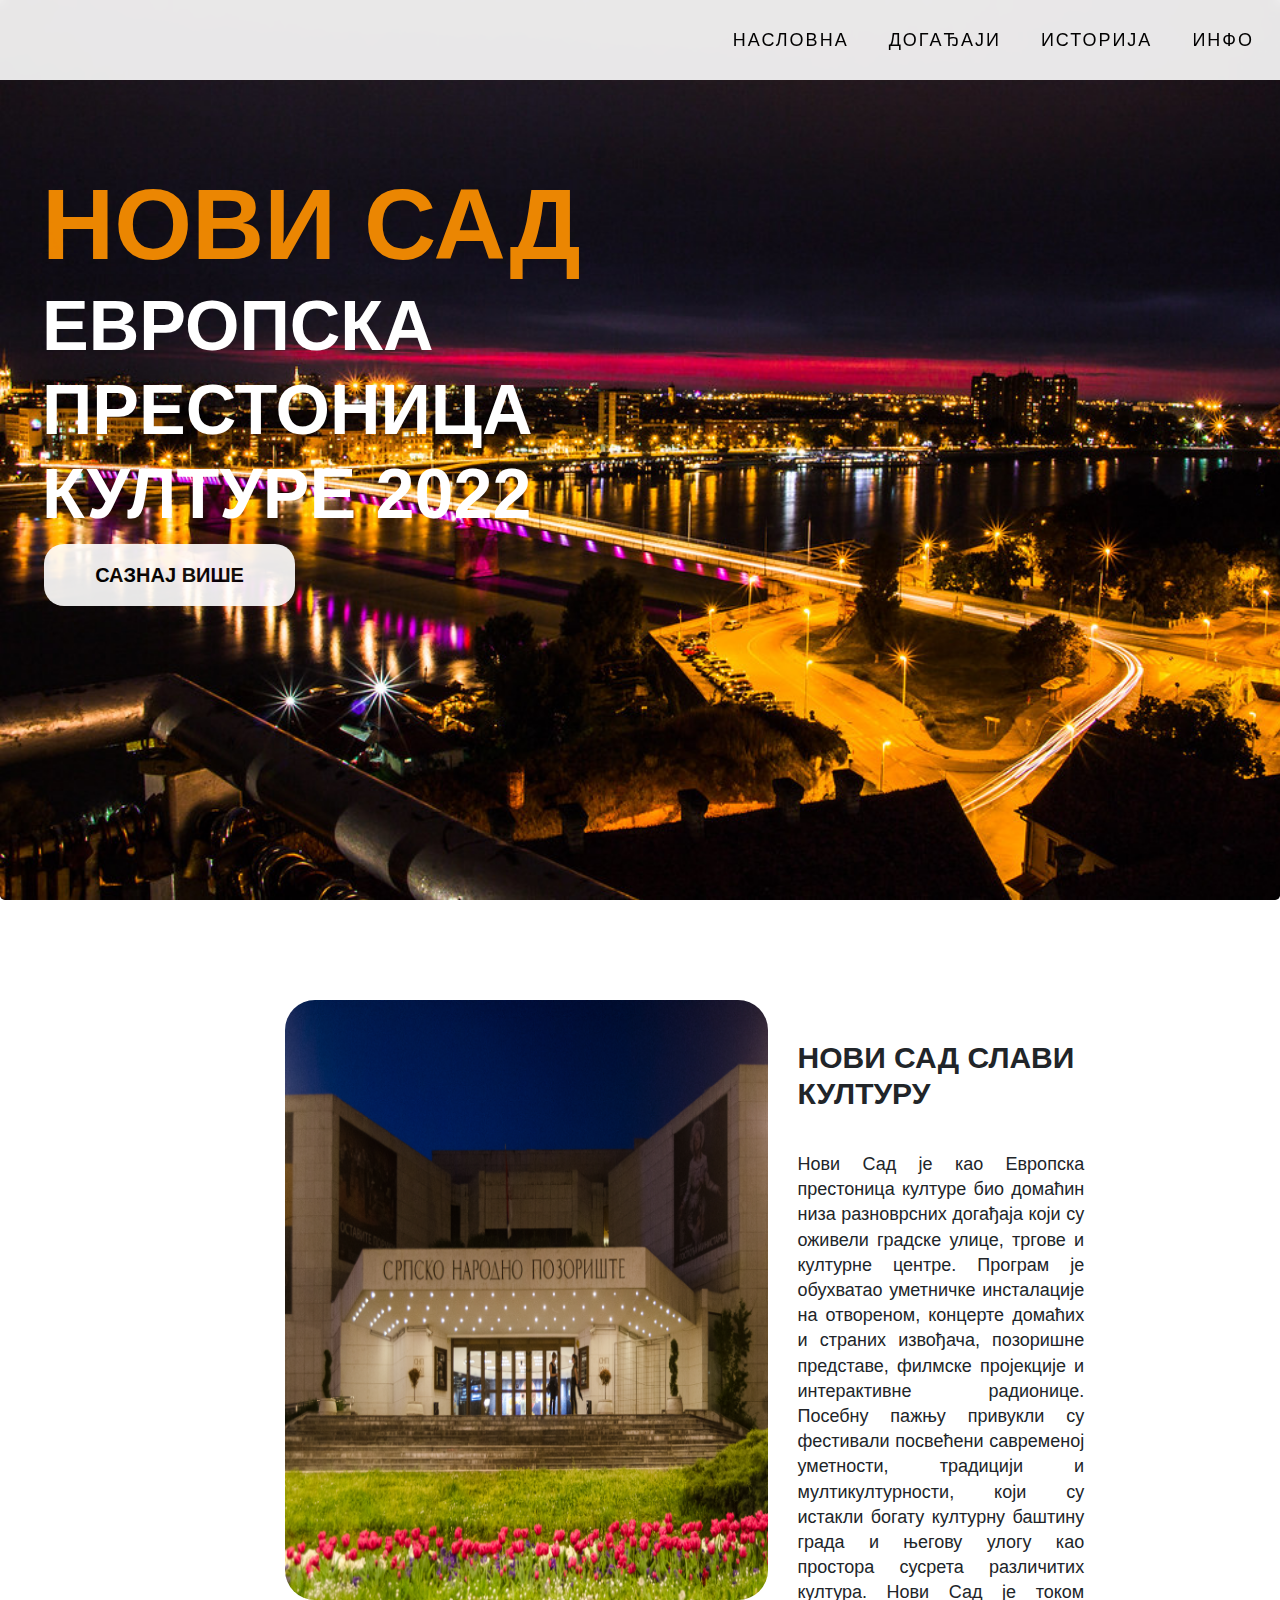
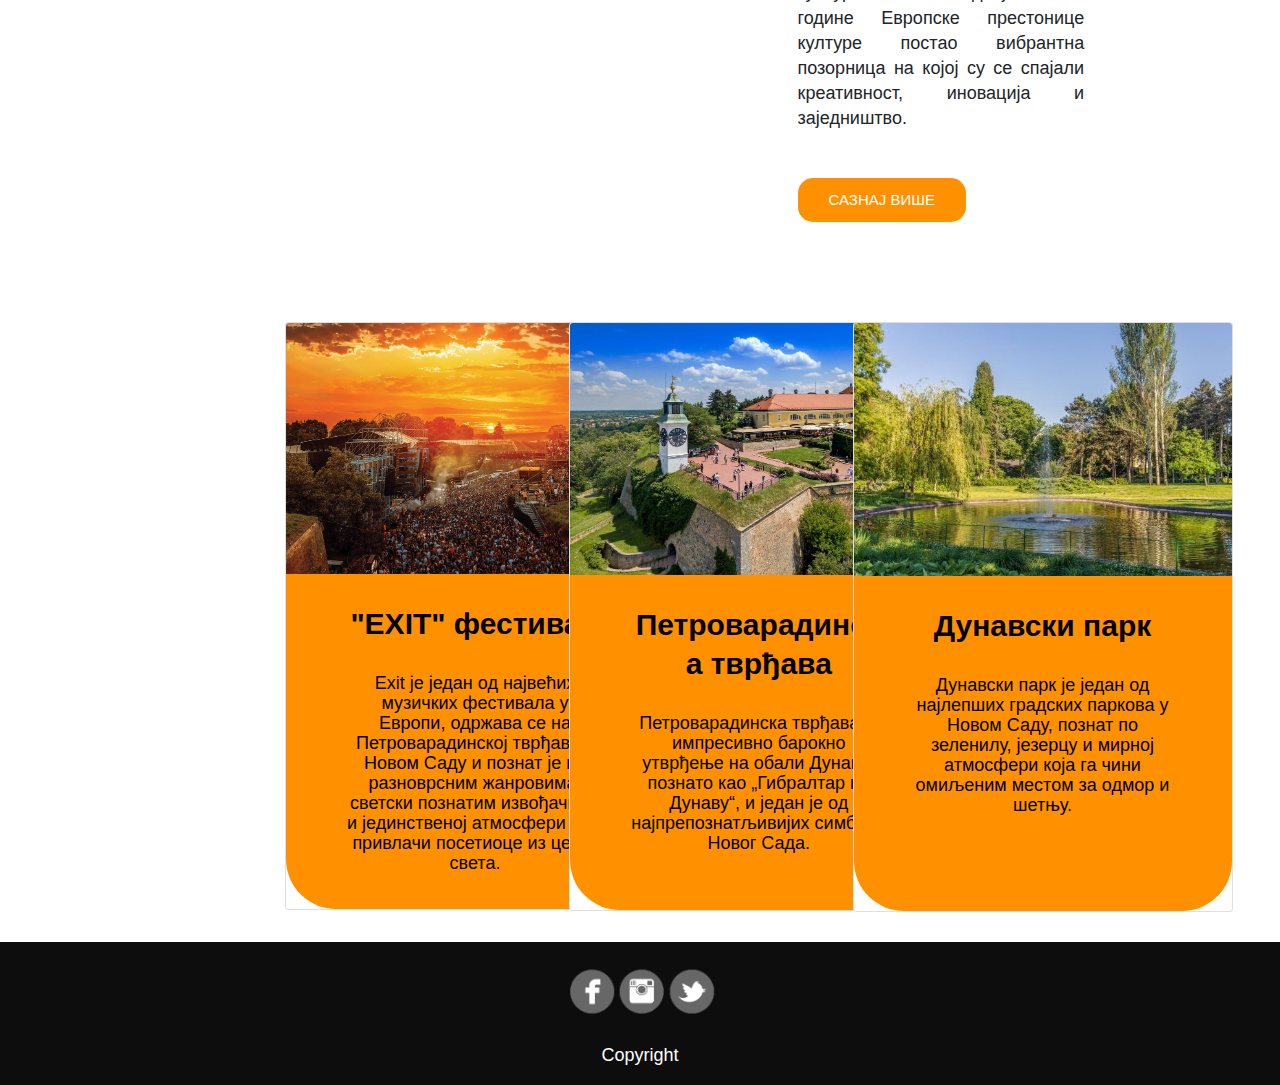
<file: index.html>
<!DOCTYPE html>
<html lang="en">
<head>
    <meta charset="UTF-8">
    <meta http-equiv="X-UA-Compatible" content="IE=edge">
    <meta name="viewport" content="width=device-width, initial-scale=1.0">
    <link rel="stylesheet" href="style.css">
    <title>Нови Сад град културе</title>
	<link rel="icon" href="brand.ico">
	<link rel="stylesheet" href="https://cdn.jsdelivr.net/npm/bootstrap@4.4.1/dist/css/bootstrap.min.css" integrity="sha384-Vkoo8x4CGsO3+Hhxv8T/Q5PaXtkKtu6ug5TOeNV6gBiFeWPGFN9MuhOf23Q9Ifjh" crossorigin="anonymous">
</head>
<body>
	<header class="jumbotron hero">
		<div class="container-fluid">
		<nav class="navbar navbar-expand-lg navbar-light bg-light" id="navFix">
			<button id="ham" class="navbar-toggler" type="button" data-toggle="collapse" data-target="#navbarNavAltMarkup" aria-controls="navbarNavAltMarkup" aria-expanded="false" aria-label="Toggle navigation">
			  <span class="navbar-toggler-icon"></span>
			</button>
			<div class="collapse navbar-collapse nav-position" id="navbarNavAltMarkup">
				<div class="navbar-nav" id="nav">
					<a class="nav-item nav-link link" id="id" href="index.html">Насловна</a>
					<a class="nav-item nav-link link" id="id1" href="dogadjaji.html">Догађаји</a>
					<a class="nav-item nav-link link" id="id2" href="istorija.html">Историја</a>
					<a class="nav-item nav-link link" id="id3" href="info.html">Инфо</a>
			  	</div>
			</div>
		</nav>

		<div class="row">
			<div class="col-lg-7 col-sm-4 col-xs-12">
				<div class="position-header">
					<h1 class="header-h1"><span>НОВИ САД</span>  ЕВРОПСКА ПРЕСТОНИЦА КУЛТУРЕ 2022</h1>
				</div>
			</div>
			<div class="col-lg-4 col-sm-8 col-xs-12">
				<div class="text">
					<a href="istorija.html">
						<button id="ghost" type="button" class="button btn btn-link">САЗНАЈ ВИШЕ</button>
					</a>
				</div>
			</div>
		</div>
		</div>
	</header>

	<div class="row" id="prvi_carousel">
		<div class="col-lg-6 col-sm-12 col-xs-12">
			<div id="carouselExampleSlidesOnly" class="carousel slide" data-ride="carousel">
				<div class="carousel-inner">
				  	<div class="carousel-item active">
					  	<img src="snp.jpg" class="d-block w-100 dimenzije" alt="Srpsko narodno pozorište">
				  	</div>
				  	<div class="carousel-item">
						<img src="crveni_mefisto.jpg" class="d-block w-100 dimenzije" alt="Predstava ,,Mefisto''">
				  	</div>
				  	<div class="carousel-item">
						<img src="jazz.jpg" class="d-block w-100 dimenzije" alt="Džez festival">
				  	</div>
				</div>

			</div>
		</div>
		<div class="col-lg-4 col-sm-12 col-xs-12">
			<div class="zajedno">
				<h3>НОВИ САД СЛАВИ КУЛТУРУ</h3>
				<P>Нови Сад је као Европска престоница културе био домаћин низа разноврсних догађаја који су оживели градске улице, тргове и културне центре. Програм је обухватао уметничке инсталације на отвореном, концерте домаћих и страних извођача, позоришне представе, филмске пројекције и интерактивне радионице. Посебну пажњу привукли су фестивали посвећени савременој уметности, традицији и мултикултурности, који су истакли богату културну баштину града и његову улогу као простора сусрета различитих култура. Нови Сад је током године Европске престонице културе постао вибрантна позорница на којој су се спајали креативност, иновација и заједништво.</P>
							<a href="dogadjaji.html">
					<button id="dugme1" type="button" class="button btn btn-link">САЗНАЈ ВИШЕ</button>
				</a>
			</div>
		</div>
	</div>
	
	<div class="row red">
		<div class="col-lg-3 col-sm-6 col-xs-12">
			<div class="card kartica">
				<img src="exit.png" class="card-img-top" alt="Egzit festival">
				<div class="card-body div">
					<div class="paragraf">
						<p class="card-naslov">"EXIT" фестивал</p>
					  	<p class="card-text card-tekst">Еxit је један од највећих музичких фестивала у Европи, одржава се на Петроварадинској тврђави у Новом Саду и познат је по разноврсним жанровима, светски познатим извођачима и јединственој атмосфери која привлачи посетиоце из целог света.</p>
					</div>
				</div>
			</div>
		</div>
		<div class=" margina col-lg-3 col-sm-6 col-xs-12">
			<div class="card kartica kartica1">
				<img src="djava.jpg" class="card-img-top"  alt="Petrovaradinska tvrdjava">
				<div class="card-body div">
					<div class="paragraf">
						<p class="card-naslov">Петроварадинска тврђава</p>
					  	<p class="card-text card-tekst">Петроварадинска тврђава је импресивно барокно утврђење на обали Дунава, познато као „Гибралтар на Дунаву“, и један је од најпрепознатљивијих симбола Новог Сада.
</p>
					</div>
				</div>
			</div>
		</div>
		<div class="margina col-lg-3 col-sm-6 col-xs-12">
			<div class="card kartica kartica2">
				<img src="dunavski.jpg" class="card-img-top slikaD" style="height: 410px;"  alt="Dunavski park">
				<div class="card-body div">
					<div class="paragraf">
						<p class="card-naslov">Дунавски парк</p>
					  	<p class="card-text card-tekst">Дунавски парк је један од најлепших градских паркова у Новом Саду, познат по зеленилу, језерцу и мирној атмосфери која га чини омиљеним местом за одмор и шетњу.
</p>
					</div>
				</div>
			</div>
		</div>
	</div>

	<div class="row">
		<div class="futer col-lg-12 col-sm-12 col-xs-12">
			<img src="media.png" alt="Social media" class="social">
		</div>
	</div>
	<div class="row">
		<div class="futer col-lg-12 col-sm-12 col-xs-12">
			<p id="copyright">Copyright</p>
		</div>
	</div>
		  
	  <script src="https://code.jquery.com/jquery-3.4.1.slim.min.js" integrity="sha384-J6qa4849blE2+poT4WnyKhv5vZF5SrPo0iEjwBvKU7imGFAV0wwj1yYfoRSJoZ+n" crossorigin="anonymous"></script>
	  <script src="https://cdn.jsdelivr.net/npm/popper.js@1.16.0/dist/umd/popper.min.js" integrity="sha384-Q6E9RHvbIyZFJoft+2mJbHaEWldlvI9IOYy5n3zV9zzTtmI3UksdQRVvoxMfooAo" crossorigin="anonymous"></script>
	  <script src="https://cdn.jsdelivr.net/npm/bootstrap@4.4.1/dist/js/bootstrap.min.js" integrity="sha384-wfSDF2E50Y2D1uUdj0O3uMBJnjuUD4Ih7YwaYd1iqfktj0Uod8GCExl3Og8ifwB6" crossorigin="anonymous"></script>
</body>
</html>
</file>
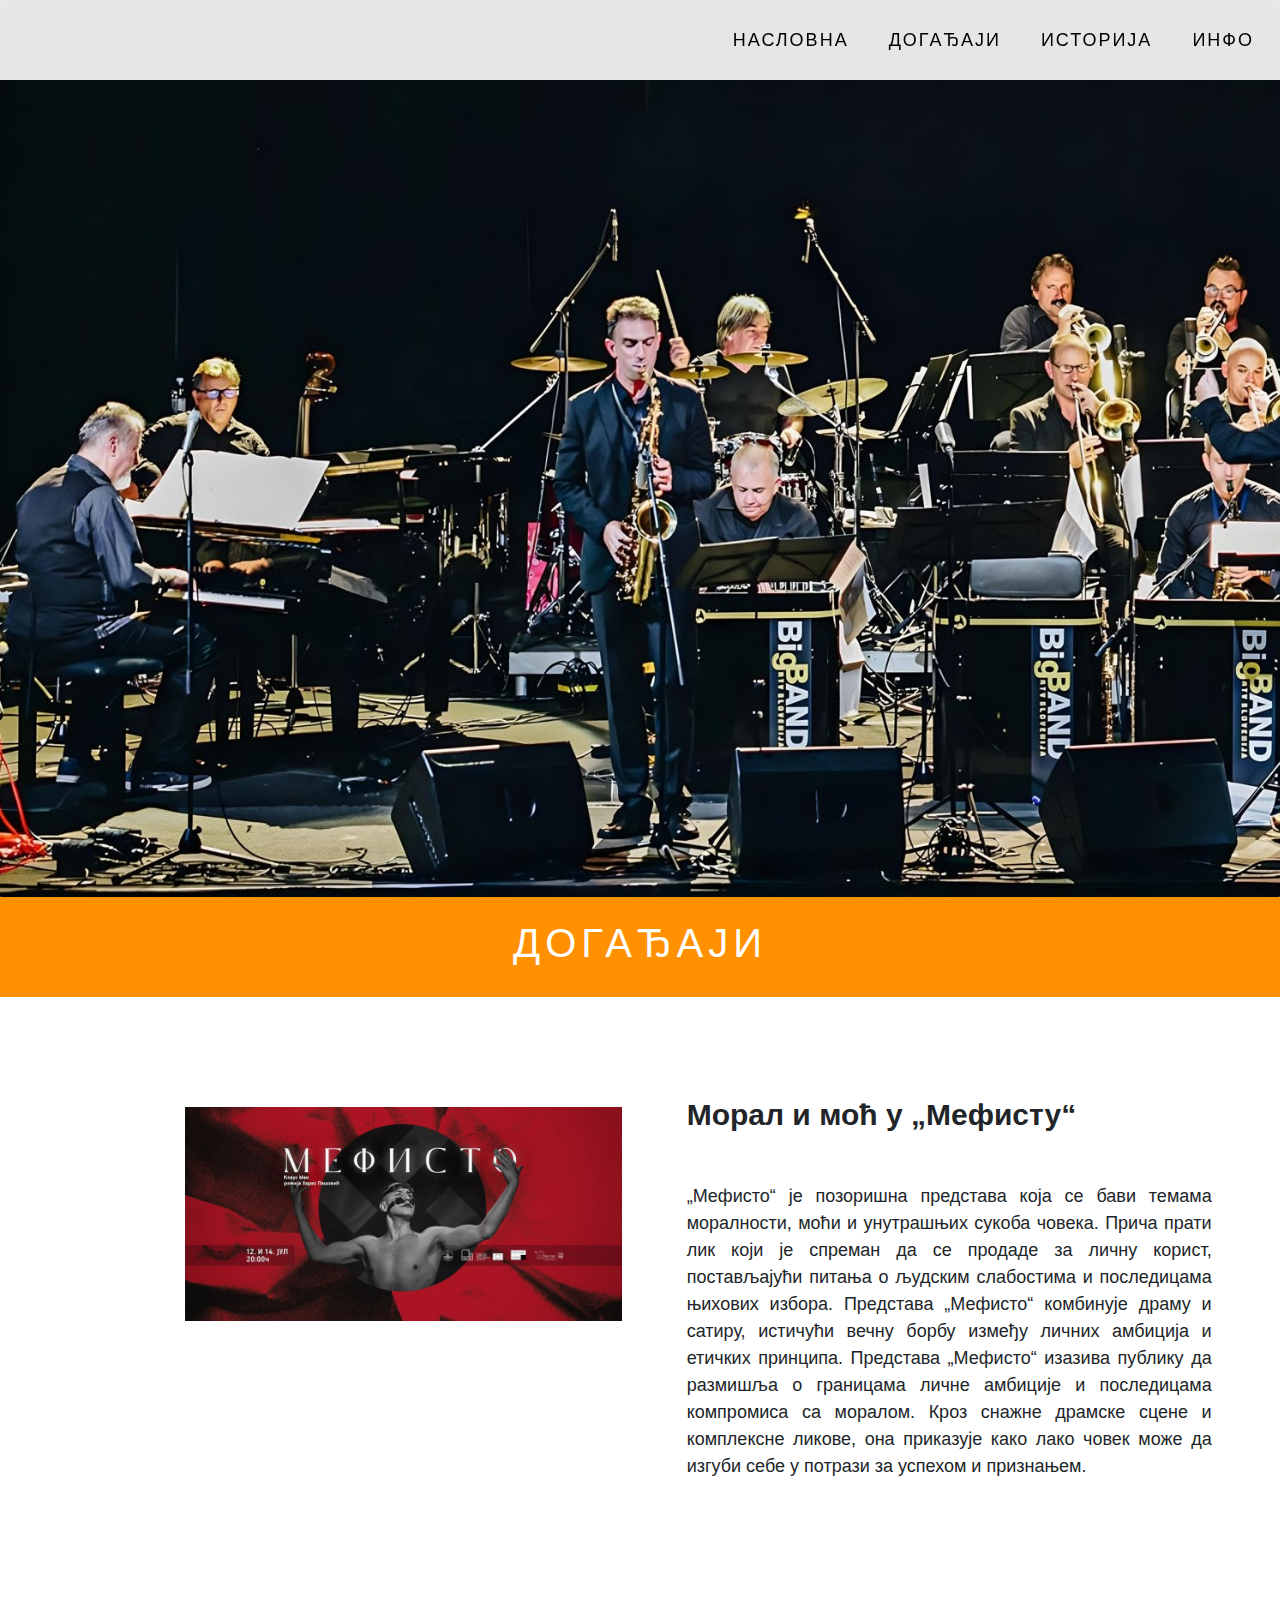
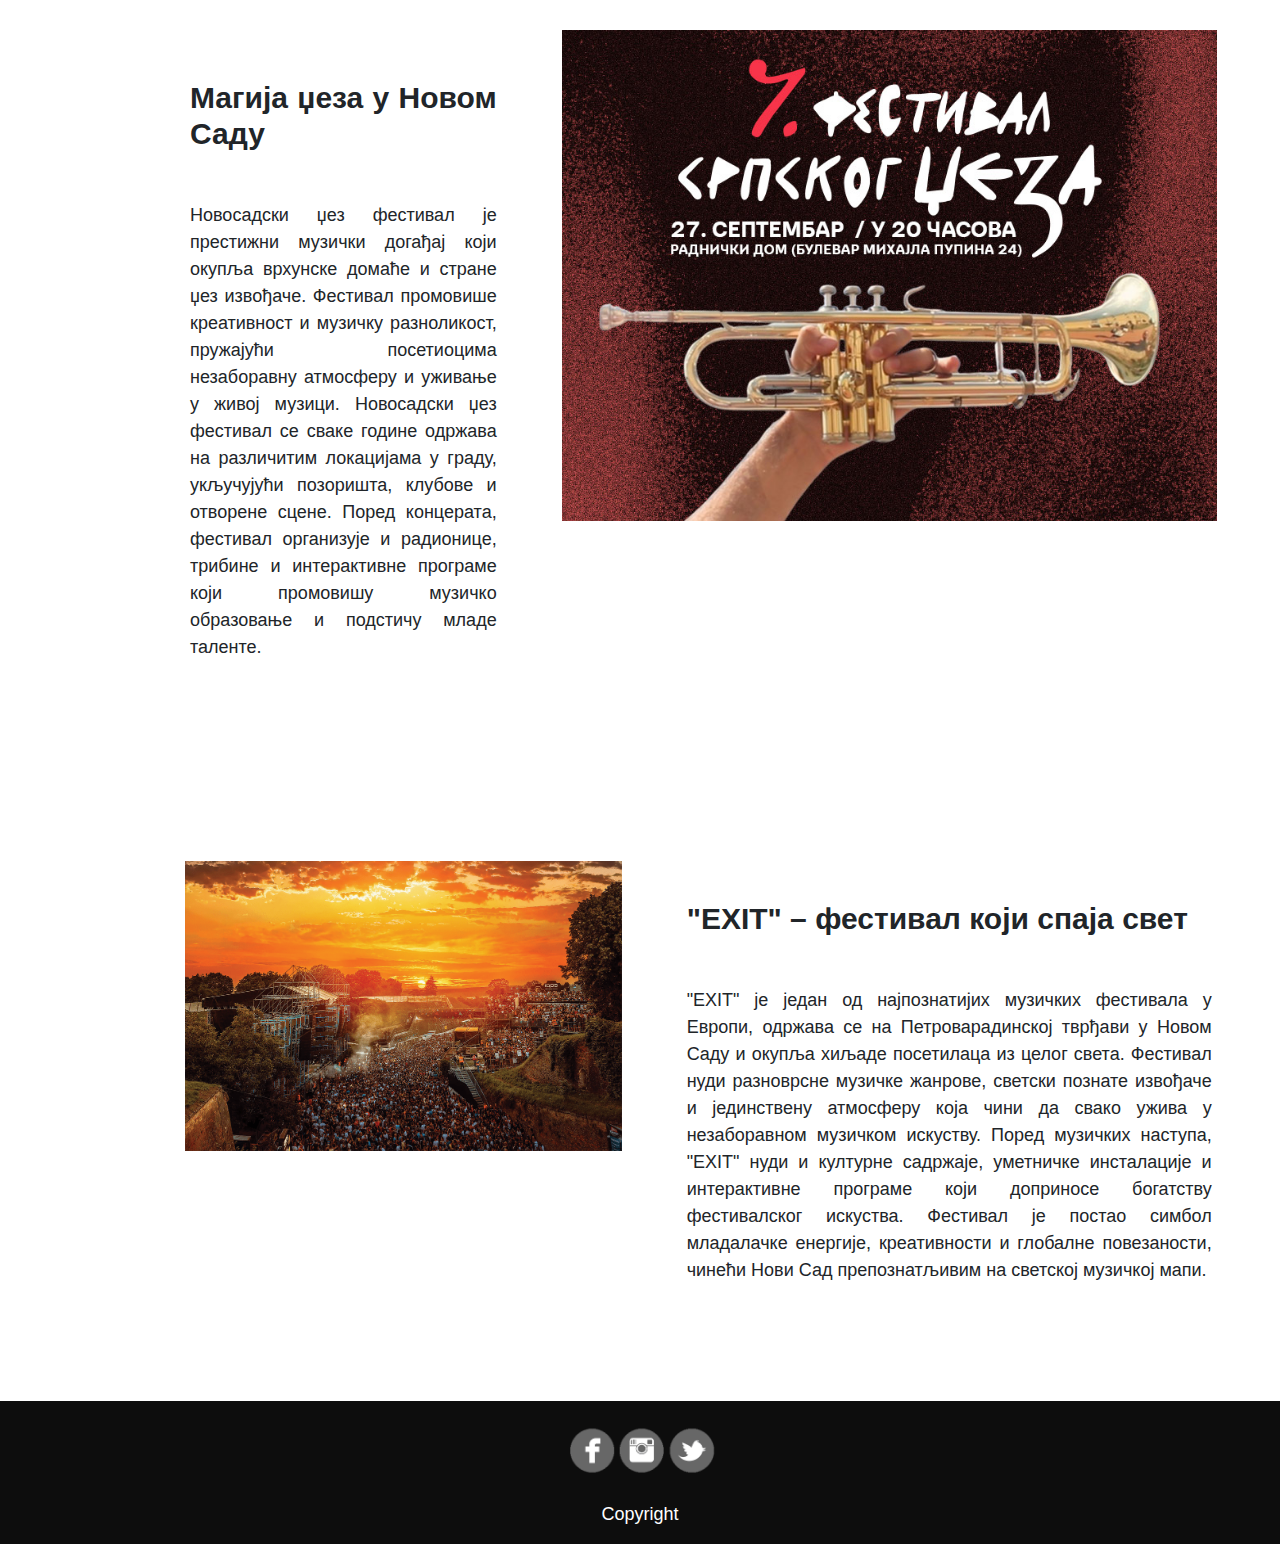
<file: dogadjaji.html>
<!DOCTYPE html>
<html lang="en">
<head>
    <meta charset="UTF-8">
    <meta http-equiv="X-UA-Compatible" content="IE=edge">
    <meta name="viewport" content="width=device-width, initial-scale=1.0">
    <title>Догађаји</title>
    <link rel="icon" href="brand.ico">
    <link rel="stylesheet" href="style.css">
    <link rel="stylesheet" href="https://cdn.jsdelivr.net/npm/bootstrap@4.4.1/dist/css/bootstrap.min.css" integrity="sha384-Vkoo8x4CGsO3+Hhxv8T/Q5PaXtkKtu6ug5TOeNV6gBiFeWPGFN9MuhOf23Q9Ifjh" crossorigin="anonymous">
</head>
<body>
    <header class="jumbotron hero-image">
		<div class="container-fluid">
		<nav class="navbar navbar-expand-lg navbar-light bg-light" id="navFix">
			<button id="ham" class="navbar-toggler" type="button" data-toggle="collapse" data-target="#navbarNavAltMarkup" aria-controls="navbarNavAltMarkup" aria-expanded="false" aria-label="Toggle navigation">
			  <span class="navbar-toggler-icon"></span>
			</button>
			<div class="collapse navbar-collapse nav-position" id="navbarNavAltMarkup">
				<div class="navbar-nav" id="nav">
					<a class="nav-item nav-link link" id="id" href="index.html">Насловна</a>
					<a class="nav-item nav-link link" id="id1" href="dogadjaji.html">Догађаји</a>
					<a class="nav-item nav-link link" id="id2" href="istorija.html">Историја</a>
					<a class="nav-item nav-link link" id="id3" href="info.html">Инфо</a>
			  	</div>
			</div>
		</nav>
        </div>
    </header>
    
    <div class="row heading">
        <div class="kol col-lg-12 col-sm-12 col-xs-12">
            <h1>ДOГАЂАЈИ</h1>
        </div>
    </div>

    <div class="row prvi-red ">
        <div class="mefisto col-lg-4 col-sm-12 col-xs-12"></div>
        <div class="col-lg-6 col-sm-12 col-xs-12">
            <h1 class="naslov-h1">Морал и моћ у „Мефисту“</h1>
            <p class="pasus">„Мефисто“ је позоришна представа која се бави темама моралности, моћи и унутрашњих сукоба човека. Прича прати лик који је спреман да се продаде за личну корист, постављајући питања о људским слабостима и последицама њихових избора. Представа „Мефисто“ комбинује драму и сатиру, истичући вечну борбу између личних амбиција и етичких принципа. Представа „Мефисто“ изазива публику да размишља о границама личне амбиције и последицама компромиса са моралом. Кроз снажне драмске сцене и комплексне ликове, она приказује како лако човек може да изгуби себе у потрази за успехом и признањем.</p>
        </div>
    </div>
    <div class="row dzez-fest">
        <div class=" mar col-lg-4 col-sm-12 col-xs-12 order-lg-1 order-sm-2 order-2 ">
            <h1 class="naslov-h1">Магија џеза у Новом Саду</h1>
            <p class="pasus">Новосадски џез фестивал је престижни музички догађај који окупља врхунске домаће и стране џез извођаче. Фестивал промовише креативност и музичку разноликост, пружајући посетиоцима незаборавну атмосферу и уживање у живој музици. Новосадски џез фестивал се сваке године одржава на различитим локацијама у граду, укључујући позоришта, клубове и отворене сцене. Поред концерата, фестивал организује и радионице, трибине и интерактивне програме који промовишу музичко образовање и подстичу младе таленте.</p>
        </div>
        <div class="festival col-lg-6 col-sm-12 col-xs-12 order-lg-2 order-sm-1 order-1 "></div>
    </div>
    <div class="row">
        <div class="dzez col-lg-4 col-sm-12 col-xs-12"></div>
        <div class=" tekstic col-lg-6 col-sm-12 col-xs-12">
            <h1 class="naslov-h1">"EXIT" – фестивал који спаја свет</h1>
            <p class="pasus">"EXIT" је један од најпознатијих музичких фестивала у Европи, одржава се на Петроварадинској тврђави у Новом Саду и окупља хиљаде посетилаца из целог света. Фестивал нуди разноврсне музичке жанрове, светски познате извођаче и јединствену атмосферу која чини да свако ужива у незаборавном музичком искуству. Поред музичких наступа, "EXIT" нуди и културне садржаје, уметничке инсталације и интерактивне програме који доприносе богатству фестивалског искуства. Фестивал је постао симбол младалачке енергије, креативности и глобалне повезаности, чинећи Нови Сад препознатљивим на светској музичкој мапи.</p>
        </div>
    </div>

    <div class="row">
		<div class="futer col-lg-12 col-sm-12 col-xs-12">
			<img src="media.png" alt="Social media" class="social">
		</div>
	</div>
	<div class="row">
		<div class="futer col-lg-12 col-sm-12 col-xs-12">
			<p id="copyright">Copyright</p>
		</div>
	</div>

    <script src="https://code.jquery.com/jquery-3.4.1.slim.min.js" integrity="sha384-J6qa4849blE2+poT4WnyKhv5vZF5SrPo0iEjwBvKU7imGFAV0wwj1yYfoRSJoZ+n" crossorigin="anonymous"></script>
    <script src="https://cdn.jsdelivr.net/npm/popper.js@1.16.0/dist/umd/popper.min.js" integrity="sha384-Q6E9RHvbIyZFJoft+2mJbHaEWldlvI9IOYy5n3zV9zzTtmI3UksdQRVvoxMfooAo" crossorigin="anonymous"></script>
    <script src="https://cdn.jsdelivr.net/npm/bootstrap@4.4.1/dist/js/bootstrap.min.js" integrity="sha384-wfSDF2E50Y2D1uUdj0O3uMBJnjuUD4Ih7YwaYd1iqfktj0Uod8GCExl3Og8ifwB6" crossorigin="anonymous"></script>
</body>
</html>
</file>
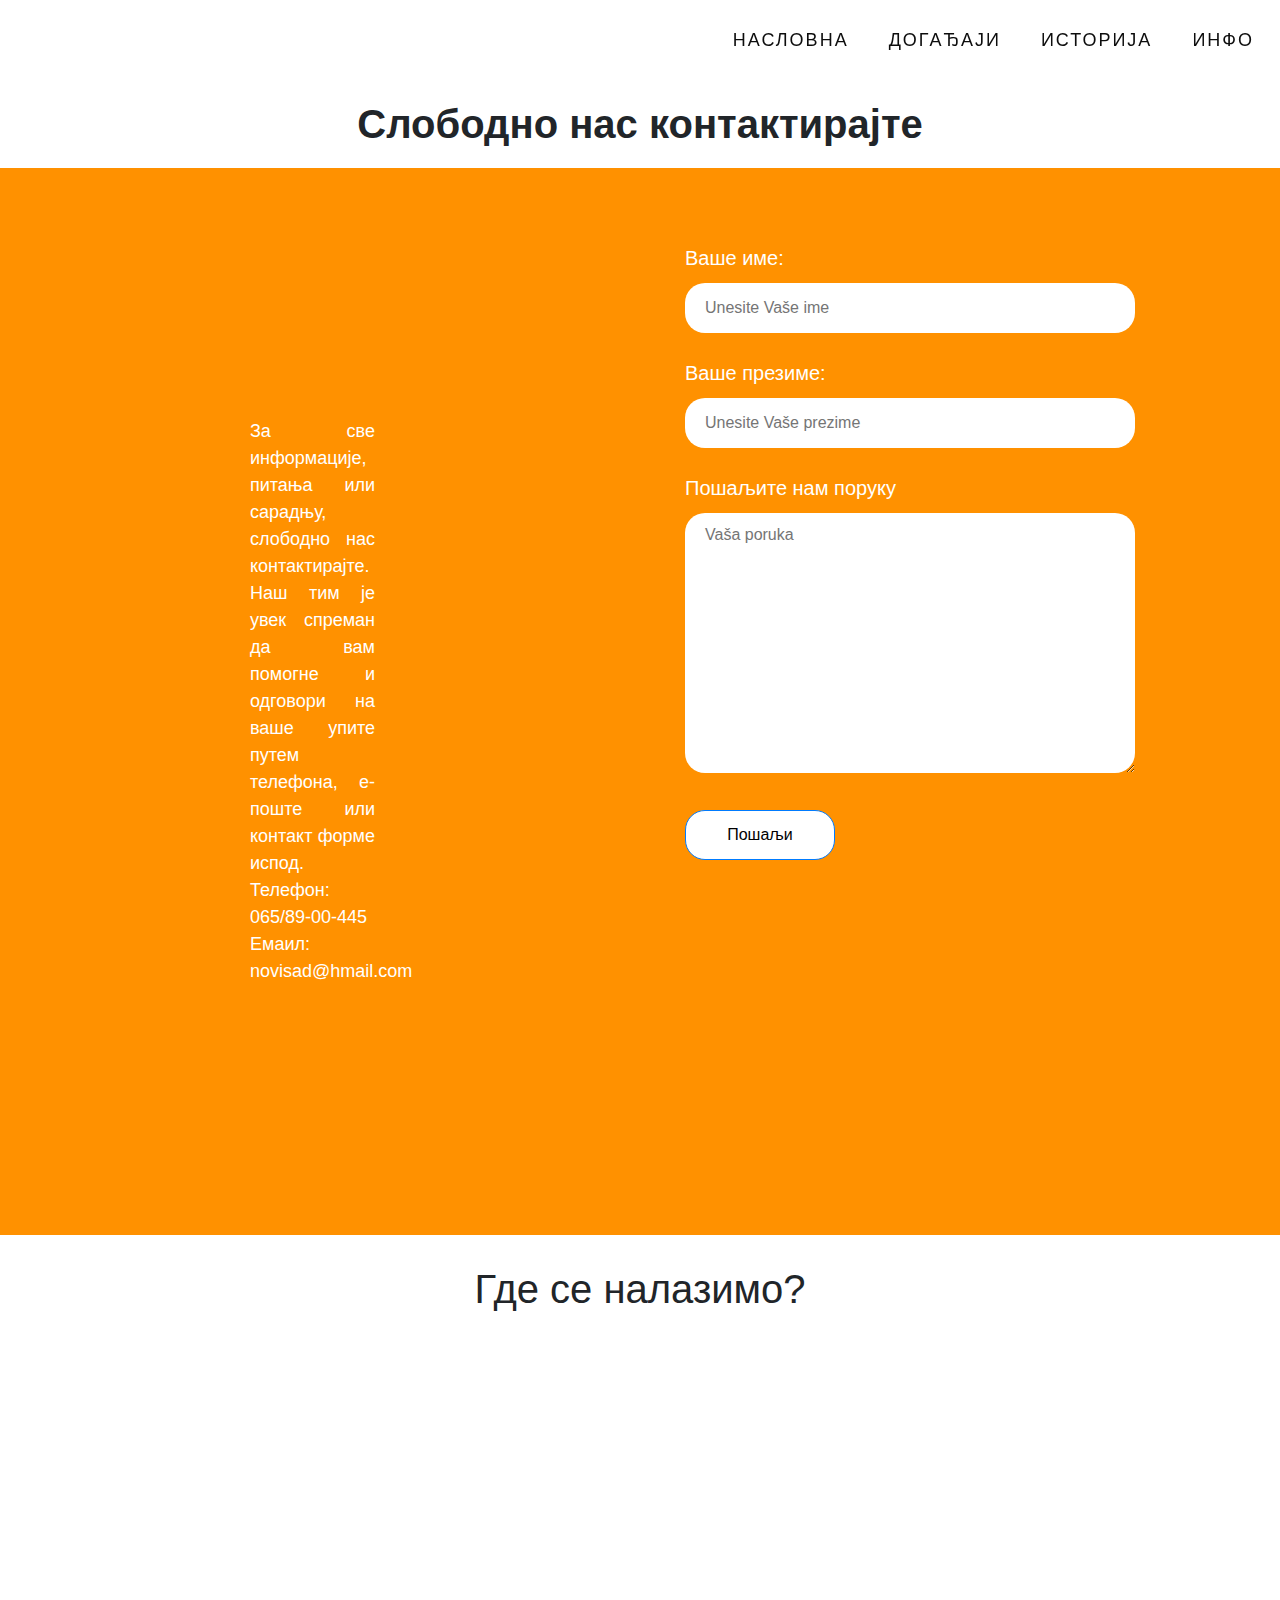
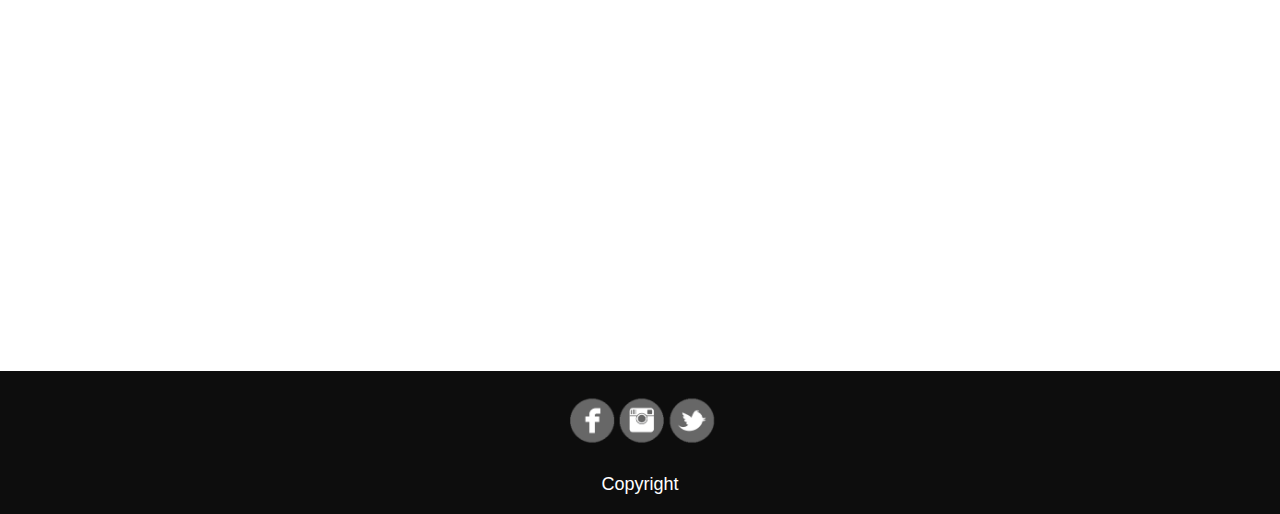
<file: info.html>
<!DOCTYPE html>
<html lang="en">
<head>
    <meta charset="UTF-8">
    <meta http-equiv="X-UA-Compatible" content="IE=edge">
    <meta name="viewport" content="width=device-width, initial-scale=1.0">
    <title>Инфо</title>
    <link rel="icon" href="brand.ico">
    <link rel="stylesheet" href="style.css">
    <link rel="stylesheet" href="https://cdn.jsdelivr.net/npm/bootstrap@4.4.1/dist/css/bootstrap.min.css" integrity="sha384-Vkoo8x4CGsO3+Hhxv8T/Q5PaXtkKtu6ug5TOeNV6gBiFeWPGFN9MuhOf23Q9Ifjh" crossorigin="anonymous">
</head>
<body>
    <header>
		<div class="container-fluid">
		<nav class="navbar navbar-expand-lg navbar-light bg-light" id="navFix">
			<button id="ham" class="navbar-toggler" type="button" data-toggle="collapse" data-target="#navbarNavAltMarkup" aria-controls="navbarNavAltMarkup" aria-expanded="false" aria-label="Toggle navigation">
			  <span class="navbar-toggler-icon"></span>
			</button>
			<div class="collapse navbar-collapse nav-position" id="navbarNavAltMarkup">
				<div class="navbar-nav" id="nav">
					<a class="nav-item nav-link link" id="id" href="index.html">Насловна</a>
					<a class="nav-item nav-link link" id="id1" href="dogadjaji.html">Догађаји</a>
					<a class="nav-item nav-link link" id="id2" href="istorija.html">Историја</a>
					<a class="nav-item nav-link link" id="id3" href="info.html">Инфо</a>
			  	</div>
			</div>
		</nav>
        </div>
    </header>

    <h1 class="kontakt_stranica"> Слободно нас контактирајте </h1>
    <div class="row row-blue">
        <div class="tekst-prvi-red col-lg-6 col-sm-12 col-xs-12">
            <p>За све информације, питања или сарадњу, слободно нас контактирајте. Наш тим је увек спреман да вам помогне и одговори на ваше упите путем телефона, е-поште или контакт форме испод. Телефон: 065/89-00-445 Емаил: novisad@hmail.com</p>
        </div>
        <div class="col-lg-6 col-sm-12 col-xs-12">
            <form>
                <p> Ваше име: </p>
                <input type="text" placeholder="Unesite Vaše ime" required>
                <p> Ваше презиме: </p>
                <input type="text" placeholder="Unesite Vaše prezime" required>
                <p>Пошаљите нам поруку</p>
                <textarea class="teksta" cols="50" rows="10" placeholder="Vaša poruka" required></textarea>

                <button type="button" class="btn btn-primary dugme-forma" data-toggle="modal" data-target="#exampleModal">
                 Пошаљи
                </button>
                <div class="modal fade" id="exampleModal" tabindex="-1" role="dialog" aria-labelledby="exampleModalLabel" aria-hidden="true">
                    <div class="modal-dialog" role="document">
                    <div class="modal-content">
                        <div class="modal-header">
                        <h5 class="modal-title modal-boja" id="exampleModalLabel">Инфо</h5>
                        <button type="button" class="close" data-dismiss="modal" aria-label="Close">
                            <span aria-hidden="true">&times;</span>
                        </button>
                        </div>
                        <div class="modal-body modal-boja">
                        Успешна пријава!
                        </div>
                        <div class="modal-footer">
                        <button type="button" class="btn btn-secondary" data-dismiss="modal">Затвори</button>
                        </div>
                    </div>
                    </div>
                </div>
            </form>   
        </div>
    </div>
    <h1 class="kontakt_stranica1">Где се налазимо?</h1>
    <div class="row">
        <div class="iframe col-lg-12 col-sm-12 col-xs-12">
            <iframe src="https://www.google.com/maps/embed?pb=!1m18!1m12!1m3!1d44925.234674729574!2d19.808241659080274!3d45.27150439822881!2m3!1f0!2f0!3f0!3m2!1i1024!2i768!4f13.1!3m3!1m2!1s0x475b10613de93455%3A0xb6f7d683724fe28!2z0J3QvtCy0Lgg0KHQsNC0!5e0!3m2!1ssr!2srs!4v1671700724917!5m2!1ssr!2srs" width="900" height="550" style="border:0;" allowfullscreen="" loading="lazy" referrerpolicy="no-referrer-when-downgrade"></iframe>
        </div>
    </div>

    <div class="row">
		<div class="futer col-lg-12 col-sm-12 col-xs-12">
			<img src="media.png" alt="Social media" class="social">
		</div>
	</div>
	<div class="row">
		<div class="futer col-lg-12 col-sm-12 col-xs-12">
			<p id="copyright">Copyright</p>
		</div>
	</div>

    <script src="https://code.jquery.com/jquery-3.4.1.slim.min.js" integrity="sha384-J6qa4849blE2+poT4WnyKhv5vZF5SrPo0iEjwBvKU7imGFAV0wwj1yYfoRSJoZ+n" crossorigin="anonymous"></script>
    <script src="https://cdn.jsdelivr.net/npm/popper.js@1.16.0/dist/umd/popper.min.js" integrity="sha384-Q6E9RHvbIyZFJoft+2mJbHaEWldlvI9IOYy5n3zV9zzTtmI3UksdQRVvoxMfooAo" crossorigin="anonymous"></script>
    <script src="https://cdn.jsdelivr.net/npm/bootstrap@4.4.1/dist/js/bootstrap.min.js" integrity="sha384-wfSDF2E50Y2D1uUdj0O3uMBJnjuUD4Ih7YwaYd1iqfktj0Uod8GCExl3Og8ifwB6" crossorigin="anonymous"></script>
</body>
</html>
</file>
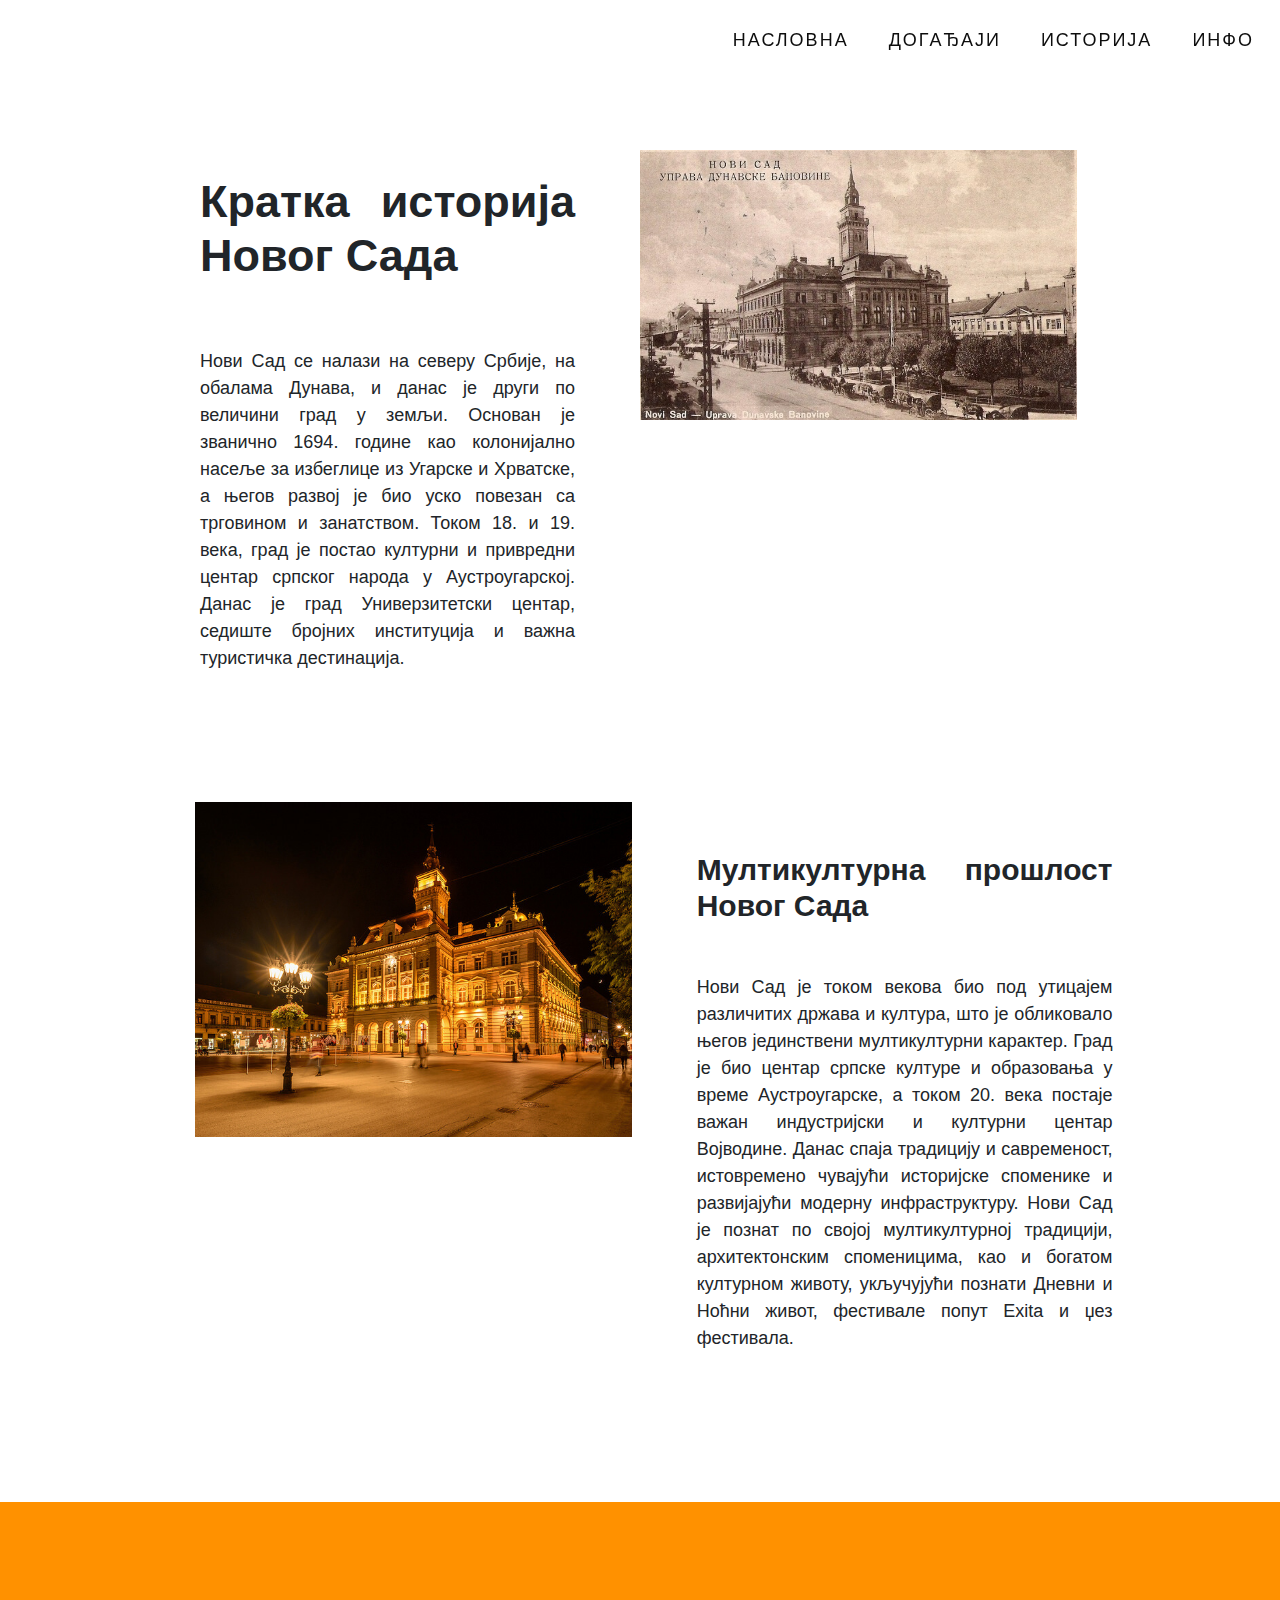
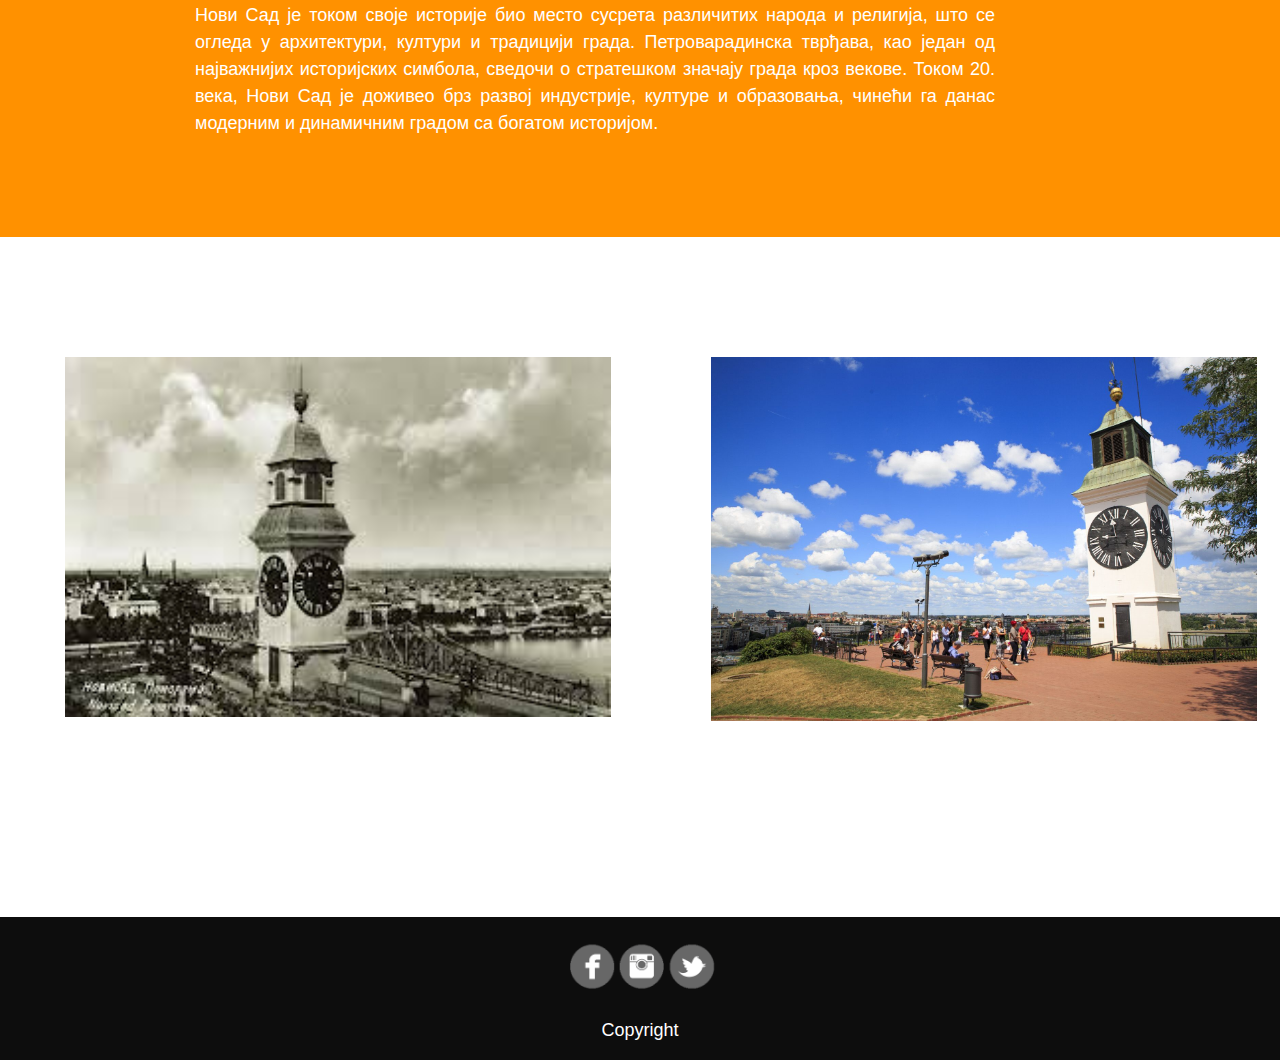
<file: istorija.html>
<!DOCTYPE html>
<html lang="en">
<head>
    <meta charset="UTF-8">
    <meta http-equiv="X-UA-Compatible" content="IE=edge">
    <meta name="viewport" content="width=device-width, initial-scale=1.0">
    <title>Istorija</title>
    <link rel="icon" href="brand.ico">
    <link rel="stylesheet" href="style.css">
    <link rel="stylesheet" href="https://cdn.jsdelivr.net/npm/bootstrap@4.4.1/dist/css/bootstrap.min.css" integrity="sha384-Vkoo8x4CGsO3+Hhxv8T/Q5PaXtkKtu6ug5TOeNV6gBiFeWPGFN9MuhOf23Q9Ifjh" crossorigin="anonymous">
</head>
<body>
    <header>
		<div class="container-fluid">
		<nav class="navbar navbar-expand-lg navbar-light bg-light" id="navFix">
			<button id="ham" class="navbar-toggler" type="button" data-toggle="collapse" data-target="#navbarNavAltMarkup" aria-controls="navbarNavAltMarkup" aria-expanded="false" aria-label="Toggle navigation">
			  <span class="navbar-toggler-icon"></span>
			</button>
			<div class="collapse navbar-collapse nav-position" id="navbarNavAltMarkup">
				<div class="navbar-nav" id="nav">
					<a class="nav-item nav-link link" id="id" href="index.html">Насловна</a>
					<a class="nav-item nav-link link" id="id1" href="dogadjaji.html">Догађаји</a>
					<a class="nav-item nav-link link" id="id2" href="istorija.html">Историја</a>
					<a class="nav-item nav-link link" id="id3" href="info.html">Инфо</a>
			  	</div>
			</div>
		</nav>
        </div>
    </header>

    <div class="row first-row">
        <div class="col-lg-6 col-sm-12 col-xs-12">
            <h1 class="naslov-h1-novi">Кратка историја Новог Садa</h1>
            <p class="pasus-novi">Нови Сад се налази на северу Србије, на обалама Дунава, и данас је други по величини град у земљи. Основан је званично 1694. године као колонијално насеље за избеглице из Угарске и Хрватске, а његов развој је био уско повезан са трговином и занатством. Током 18. и 19. века, град је постао културни и привредни центар српског народа у Аустроугарској. Данас је град Универзитетски центар, седиште бројних институција и важна туристичка дестинација.</p>
        </div>
        <div class="centar col-lg-4 col-sm-12 col-xs-12"></div>
    </div>
    <div class="row second-row">
        <div class="novi-sad col-lg-4 col-sm-12 col-xs-12 order-lg-1 order-sm-2 order-2"></div>
        <div class=" pasuss col-lg-5 col-sm-12 col-xs-12 order-lg-2 order-sm-1 order-1">
            <h1 class="naslov-h1">Мултикултурна прошлост Новог Сада</h1>
            <p class="pasus">Нови Сад је током векова био под утицајем различитих држава и култура, што је обликовало његов јединствени мултикултурни карактер. Град је био центар српске културе и образовања у време Аустроугарске, а током 20. века постаје важан индустријски и културни центар Војводине. Данас спаја традицију и савременост, истовремено чувајући историјске споменике и развијајући модерну инфраструктуру. Нови Сад је познат по својој мултикултурној традицији, архитектонским споменицима, као и богатом културном животу, укључујући познати Дневни и Ноћни живот, фестивале попут Exita и џез фестивала.</p>
        </div>
    </div>

    <div class="row">
        <div class="blue-color col-lg-12 col-sm-12 col-xs-12">
            <p class="pasus">Нови Сад је током своје историје био место сусрета различитих народа и религија, што се огледа у архитектури, култури и традицији града. Петроварадинска тврђава, као један од најважнијих историјских симбола, сведочи о стратешком значају града кроз векове. Током 20. века, Нови Сад је доживео брз развој индустрије, културе и образовања, чинећи га данас модерним и динамичним градом са богатом историјом.
</p>
        </div>
    </div>

    <div class="row">
        <div class="djava col-lg-5 col-offset-lg-1 col-sm-12 col-xs-12"></div>
        <div class="images col-lg-5 col-offset-lg-1 col-sm-12 col-xs-12"></div>
    </div>

    <div class="row">
		<div class="futer col-lg-12 col-sm-12 col-xs-12">
			<img src="media.png" alt="Social media" class="social">
		</div>
	</div>
	<div class="row">
		<div class="futer col-lg-12 col-sm-12 col-xs-12">
			<p id="copyright">Copyright</p>
		</div>
	</div>
    
    <script src="https://code.jquery.com/jquery-3.4.1.slim.min.js" integrity="sha384-J6qa4849blE2+poT4WnyKhv5vZF5SrPo0iEjwBvKU7imGFAV0wwj1yYfoRSJoZ+n" crossorigin="anonymous"></script>
    <script src="https://cdn.jsdelivr.net/npm/popper.js@1.16.0/dist/umd/popper.min.js" integrity="sha384-Q6E9RHvbIyZFJoft+2mJbHaEWldlvI9IOYy5n3zV9zzTtmI3UksdQRVvoxMfooAo" crossorigin="anonymous"></script>
    <script src="https://cdn.jsdelivr.net/npm/bootstrap@4.4.1/dist/js/bootstrap.min.js" integrity="sha384-wfSDF2E50Y2D1uUdj0O3uMBJnjuUD4Ih7YwaYd1iqfktj0Uod8GCExl3Og8ifwB6" crossorigin="anonymous"></script>
</body>
</html>
</file>
<file: style.css>
html,body{
  margin: 0;
  padding: 0;
  overflow: auto;
}
.hero{
  background-image: url("pozadina.jpg");
  background-size: cover;
  height: calc(100vh);
  border-radius: 0;
}
#navFix{
  background-color: rgba(255, 255, 255, 0.95)!important;
  backdrop-filter: blur(5px);
  opacity: 95%;
  position: fixed; top: 0px; right: 0px;
  z-index: 1;
  width: 100%;
  text-align: right;
  height: 80px;
}
.nav-position{
  display: flex;
  align-items: center;
  justify-content: right;
}
#ham{
  background-color: silver;
}
.link{
  font-weight: 500;
  text-transform: uppercase;
  color: black !important;
  font-size: 18px;
  font-family: Arial, Helvetica, sans-serif;
  letter-spacing: 2px;
}
.link:hover{
  color: rgba(255, 145, 0, 0.918)!important;
  opacity: 0.8;
}
#id, #id1, #id2, #id3{
  padding: 20px 10px 20px 30px;
}
.position-header{
  position: absolute; left: 10px; top: 100px;
}
.header-h1{
  color: white;
  font-size: 70px;
  font-weight: 600;
}
.header-h1 span{
  color:rgba(255, 145, 0, 0.918);
  font-weight: 900;
  font-size: 100px;
  font-family: 'Arial Black', Gadget, sans-serif;
}
.text{
  position: absolute; top: 480px;  left: -172%;
}
#ghost, #dugme{
  color: black;
  background-color: white;
  opacity: 90%;/*
  border: 2px solid rgba(255, 255, 255, 0.8);*/
  border-radius: 20px;
  padding: 15px 50px;
  font-weight: bold;
  font-size: 20px;
  text-decoration: none !important;
  transition: 0.3s ease;
}
#ghost:hover{
  color: white !important;
  background-color: rgba(255, 145, 0, 0.918);
  color: black;
}
#dugme{
  position: relative;
  left: 10%;
 /* z-index: 1;
  position: absolute; bottom: 100px; right: 0px;*/
}
#dugme:hover{
  background-color: rgba(255, 255, 255, 0.9);
  color: black;
  opacity: 0.9;
}
.dimenzije{
  width: 600px;
  height: 600px;
}
.carousel-inner{
  width: 600px;
  height: 600px;
  border-radius: 30px;
}
#prvi_carousel{
  margin-top: 100px;
  margin-left: 270px;
  margin-bottom: 100px;
  border-radius: 20px;
}
#dugme1{
color: white;
background-color: rgb(255, 145, 0);
font-size: 15px;
font-weight: 500;
padding: 10px 30px;
margin-top: 30px;
text-decoration: none;
border-radius: 15px;
}
#dugme1:hover{
  color: black;
  background-color: none;
  border: 1px solid rgb(255, 145, 0);
}
.zajedno h3{
  font-size: 30px;
  font-weight: 700 !important;
  /*margin-top: 0px;*/
  margin-bottom: 40px;
}
.zajedno p{
  line-height: 140%;
  font-size: 18px;
  margin-top: 25px;
  margin-right: 25px;
  text-align: justify;
}
.zajedno h3,p{
  font-weight: 400;
}
.zajedno{
  margin-top: 40px;
}
.red{
  margin-top: 30px;
  margin-left: 200px !important;
}
.kartica{
  width: 380px;
  margin-left: 70px;
  margin-bottom: 30px;
}
.slikaD{
  height: 253px !important;
}
.div{
  background-color: rgb(255, 145, 0);
  height: 335px;
  border-bottom-right-radius: 50px;
  border-bottom-left-radius: 50px;
}
.paragraf{
  line-height: 125%;
  text-align: center;
  padding: 10px 40px 30px 40px;
}
.card-naslov, .card-tekst {
  color: black;
  font-weight: 400;
  font-size: 18px;
}
.card-naslov{
  line-height: 130%;
  font-size: 30px;
  font-weight: 600;
}
.card-tekst{
  margin-top: 30px;
}
.futer{
  background-color: rgba(0, 0, 0, 0.95);
  width: 100%;
  display: flex;
  align-items: center;
  justify-content: center;
}
.social{
  height: 80px;
  margin: 10px 0px 10px 0px;
}
#copyright{
  color: white;
  text-decoration: none;
  font-size: 18px;
}
.margina{
  margin-left: 10px;
}
/*dagadjaji*/
.hero-image{
  background-image: url('dzez1.jpg');
  background-size: cover;
  height: calc(100vh);
  border-radius: 0;
}
.heading{
  background-color:  rgb(255, 145, 0);
  height: 100px;
  margin-top: -35px;
  letter-spacing: 5px;
}
.kol{
  display: flex;
  align-items: center;
  justify-content: center;
}
.heading h1{
  color: white;
}
.prvi-red{
  margin-top: 50px;
}
.mefisto{
  background-image: url('crveni_mefisto.jpg');
  background-repeat: no-repeat;
  background-size: 100%;
  margin-left: 200px;
  margin-top: 60px;
}
.mar{
  margin-left: 140px;
  margin-top: 100px;
}
.festival{
  background-image: url('jazz.jpg');
  background-repeat: no-repeat;
  background-size: 100%;
  height: 60vh;
  margin-top: 100px;
}
.dzez{
  background-image: url('exit.png');
  background-repeat: no-repeat;
  background-size: 100%;
  height: 60vh;
  margin-top: 150px;
  margin-left: 200px;
}
.tekstic{
  margin-top: 140px;
}
.pasus, .naslov-h1{
  margin: 50px 50px;
  text-align: justify;
  font-size: 18px;
}
.naslov-h1{
  font-weight: 600;
  font-size: 30px;
}
/*ISTORIJA*/
.first-row{
  margin-top: 110px;
}
.second-row{
  margin-top: 80px;
}
.pasus-novi, .naslov-h1-novi{
  margin: 50px;
  margin-top: 65px;
  margin-left: 30px;
  text-align: justify;
  font-size: 18px;
    margin-left: 200px;
}
.naslov-h1-novi{
  font-size: 45px;
  font-weight: 600;
}
.novi-sad{
  background-image: url('novi-sad.jpg');
  background-repeat: no-repeat;
  background-size: 100%;
  height: 50vh;
  margin-left: 210px;
}
.centar{
  background-image: url('centar.jpg');
  background-repeat: no-repeat;
  background-size: 100%;
  height: 50vh;
  margin-right: 200px;
  margin-top: 40px;
}
.pasuss{
  font-size: 18px !important;
  font-weight: 500 !important;
}
.blue-color{
  background-color: rgb(255, 145, 0);
  color: white;
  padding-top: 50px;
  padding-bottom: 50px;
  padding-left: 160px !important;
  padding-right: 250px !important;
  margin: 100px 0px 100px 0px;
}
.djava{
  background-image: url('images.jpg');
  background-repeat: no-repeat;
  background-size: 100%;
  height: 60vh;
  margin: 20px 80px;
}
.images{
  background-image: url('sat.jpg');
  background-repeat: no-repeat;
  background-size: 100%;
  height: 60vh;
  margin: 20px 20px;
}
/*info*/
.row-blue{
  background-color: rgb(255, 145, 0);
  color: white;
  margin-top: 20px;
}
.kontakt_stranica{
  font-size: 40px;
  font-weight: 600;
  margin-top: 100px;
  text-align: center;
}
.kontakt_stranica1{
  margin-top: 30px;
  text-align: center;
}
.tekst-prvi-red p{
  margin: 250px;
  font-style: normal;
  text-align: justify;
  font-size: 18px;
}
form{
  margin-left: -20px;
  margin-right: 200px;
  padding: 50px;
  border: none;
  /*adding-top: 10px;*/
}
form p{
  font-size: 20px;
  margin: 25px 0px 10px 0px;
  font-style: normal;
}
.teksta{
  width: 450px;
  border: none;
}
input{
  border: none;
  border-radius: 20px;
  height: 50px;
  width: 450px;
  font-size: 18px;
  padding: 10px 20px;
}
input:hover{
  border: 1px solid white;
  background-color: rgba(255, 255, 255, 0.9);
  transition: 0.2s ease;
}
textarea{
  border: 1px solid black;
  border-radius: 20px;
  font-size: 20px;
  padding: 10px 20px;
  margin: 10px 20px 50px 0;
}
textarea:hover{
  border: 1px solid white;
  background-color: rgba(255, 255, 255, 0.9);
  transition: 0.2s ease;
}
.dugme-forma{
  width: 150px;
  height: 50px;
  font-size: 20px;
  color: black!important;
  border: none;
  background-color: white!important;
  border-radius: 20px!important;
  display: block;
  margin: 30px 0 20px 0px;
  transition: 0.3s ease!important;
}
.dugme-forma:hover{
  background-color: black!important;
  color: white!important;
}
.iframe{
  display: flex;
  align-items: center;
  justify-content: center;
  margin-bottom: 50px;
  margin-top: 50px;
}
.modal-boja{
  color: black;
}
</file>
